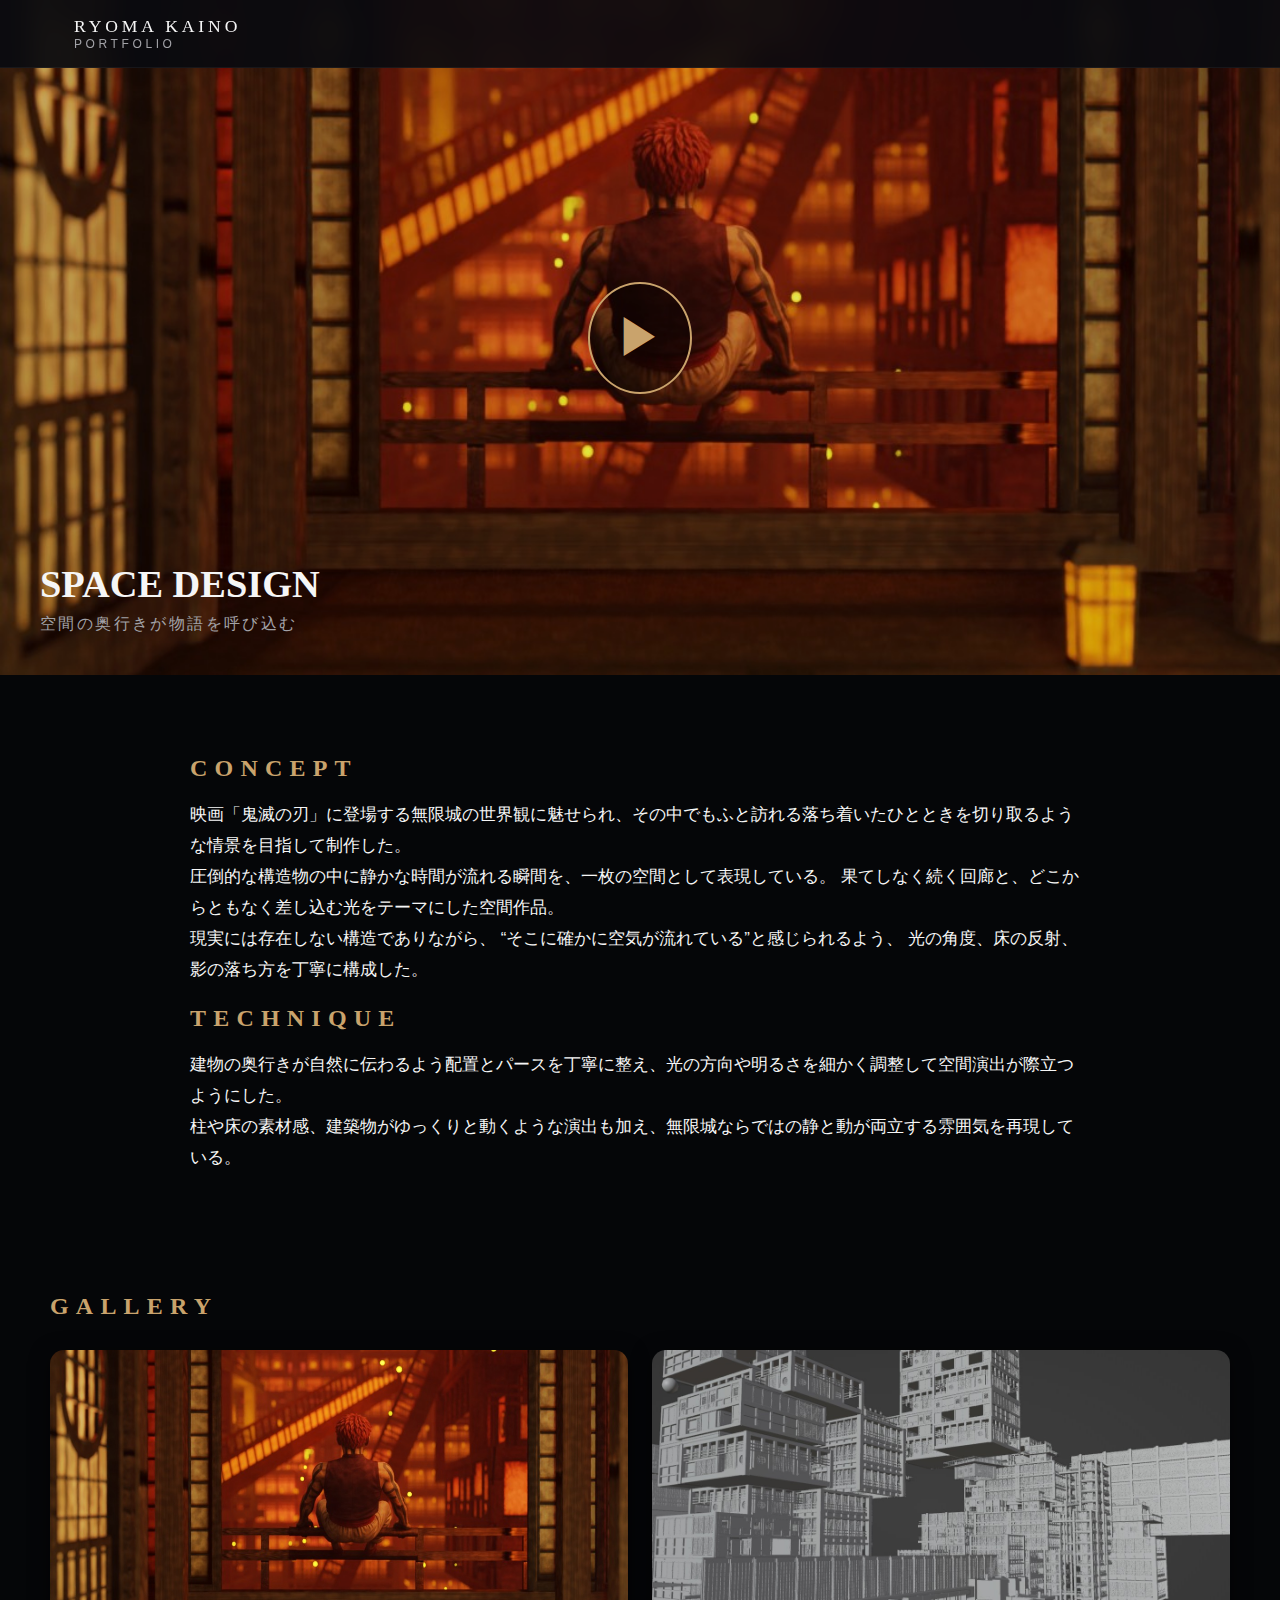
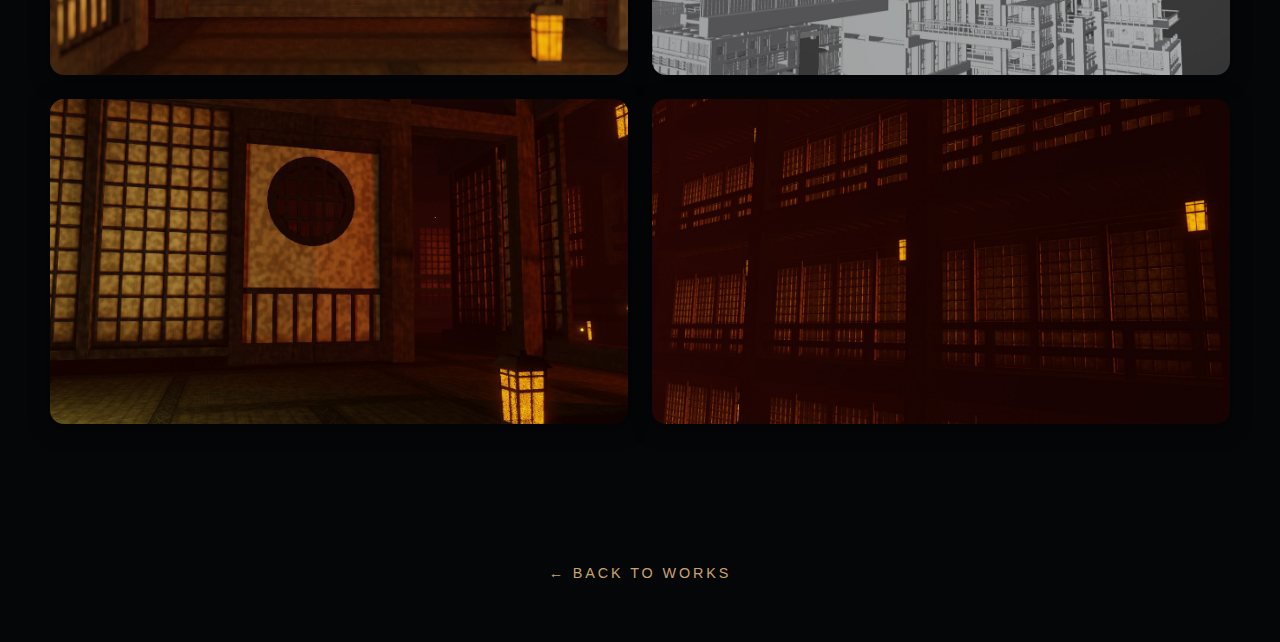
<file: castle.html>
<!DOCTYPE html>
<html lang="ja">
<head>
    
    <meta charset="UTF-8">
    <meta-name="viewport" content="width=device-width, initial-scale=1.0">
    <title>CAR VISUAL – RYOMA KAINO</title>

    <link rel="stylesheet" href="style.css">
    <link rel="stylesheet" href="work-page.css"> <!-- 個別ページ用のCSS -->
</head>

<body>

<header class="site-header">
    <div class="header-inner">
        <a href="index.html" class="logo">
            <span class="logo-main">RYOMA KAINO</span>
            <span class="logo-sub">PORTFOLIO</span>
        </a>
    </div>
</header>

<main>

    <!-- HERO（サムネ + 再生ボタン） -->
    <section class="work-hero">
        <img src="img/infinite_castle.jpg" class="work-hero-thumb">

        <button class="video-play-btn" id="openVideo">
            ▶
        </button>

        <div class="work-hero-title">
            <h1>SPACE DESIGN</h1>
            <p>空間の奥行きが物語を呼び込む</p>
        </div>
    </section>

    <!-- 解説セクション -->
    <section class="work-section">
        <div class="section-inner narrow">
            <h2 class="work-heading">CONCEPT</h2>
            <p class="work-lead">
               映画「鬼滅の刃」に登場する無限城の世界観に魅せられ、その中でもふと訪れる落ち着いたひとときを切り取るような情景を目指して制作した。<br>
                圧倒的な構造物の中に静かな時間が流れる瞬間を、一枚の空間として表現している。 果てしなく続く回廊と、どこからともなく差し込む光をテーマにした空間作品。<br>
現実には存在しない構造でありながら、
“そこに確かに空気が流れている”と感じられるよう、
光の角度、床の反射、影の落ち方を丁寧に構成した。
            </p>

            <h2 class="work-heading">TECHNIQUE</h2>
            <p class="work-lead">
                建物の奥行きが自然に伝わるよう配置とパースを丁寧に整え、光の方向や明るさを細かく調整して空間演出が際立つようにした。<br>
                柱や床の素材感、建築物がゆっくりと動くような演出も加え、無限城ならではの静と動が両立する雰囲気を再現している。
            </p>
        </div>
    </section>

    <!-- ギャラリー -->
    <section class="work-gallery section">
        <div class="section-inner wide">
            <h2 class="work-heading">GALLERY</h2>

            <div class="gallery-grid">
                <img src="img/infinite_castle.jpg">
                <img src="img/castle_1.jpg">
                <!-- 必要なら追加 -->
                <img src="img/castle_2.jpg">
                <img src="img/castle_3.jpg">
                <!-- <img src="img/car_sub_02.jpg"> -->
            </div>
        </div>
    </section>

    <!-- 他作品リンク -->
    <section class="work-nav">
        <a href="index.html" class="back-btn">← BACK TO WORKS</a>
    </section>

</main>

<!-- モーダル動画 -->
<div id="videoModal" class="modal-overlay">
    <div class="modal-content">
        <video id="modalVideo" controls>
            <source src="video/infinite_castle.mp4" type="video/mp4">
        </video>
        <button id="closeVideo" class="modal-close">×</button>
    </div>
</div>

<script src="work-page.js"></script>

</body>
</html>
</file>
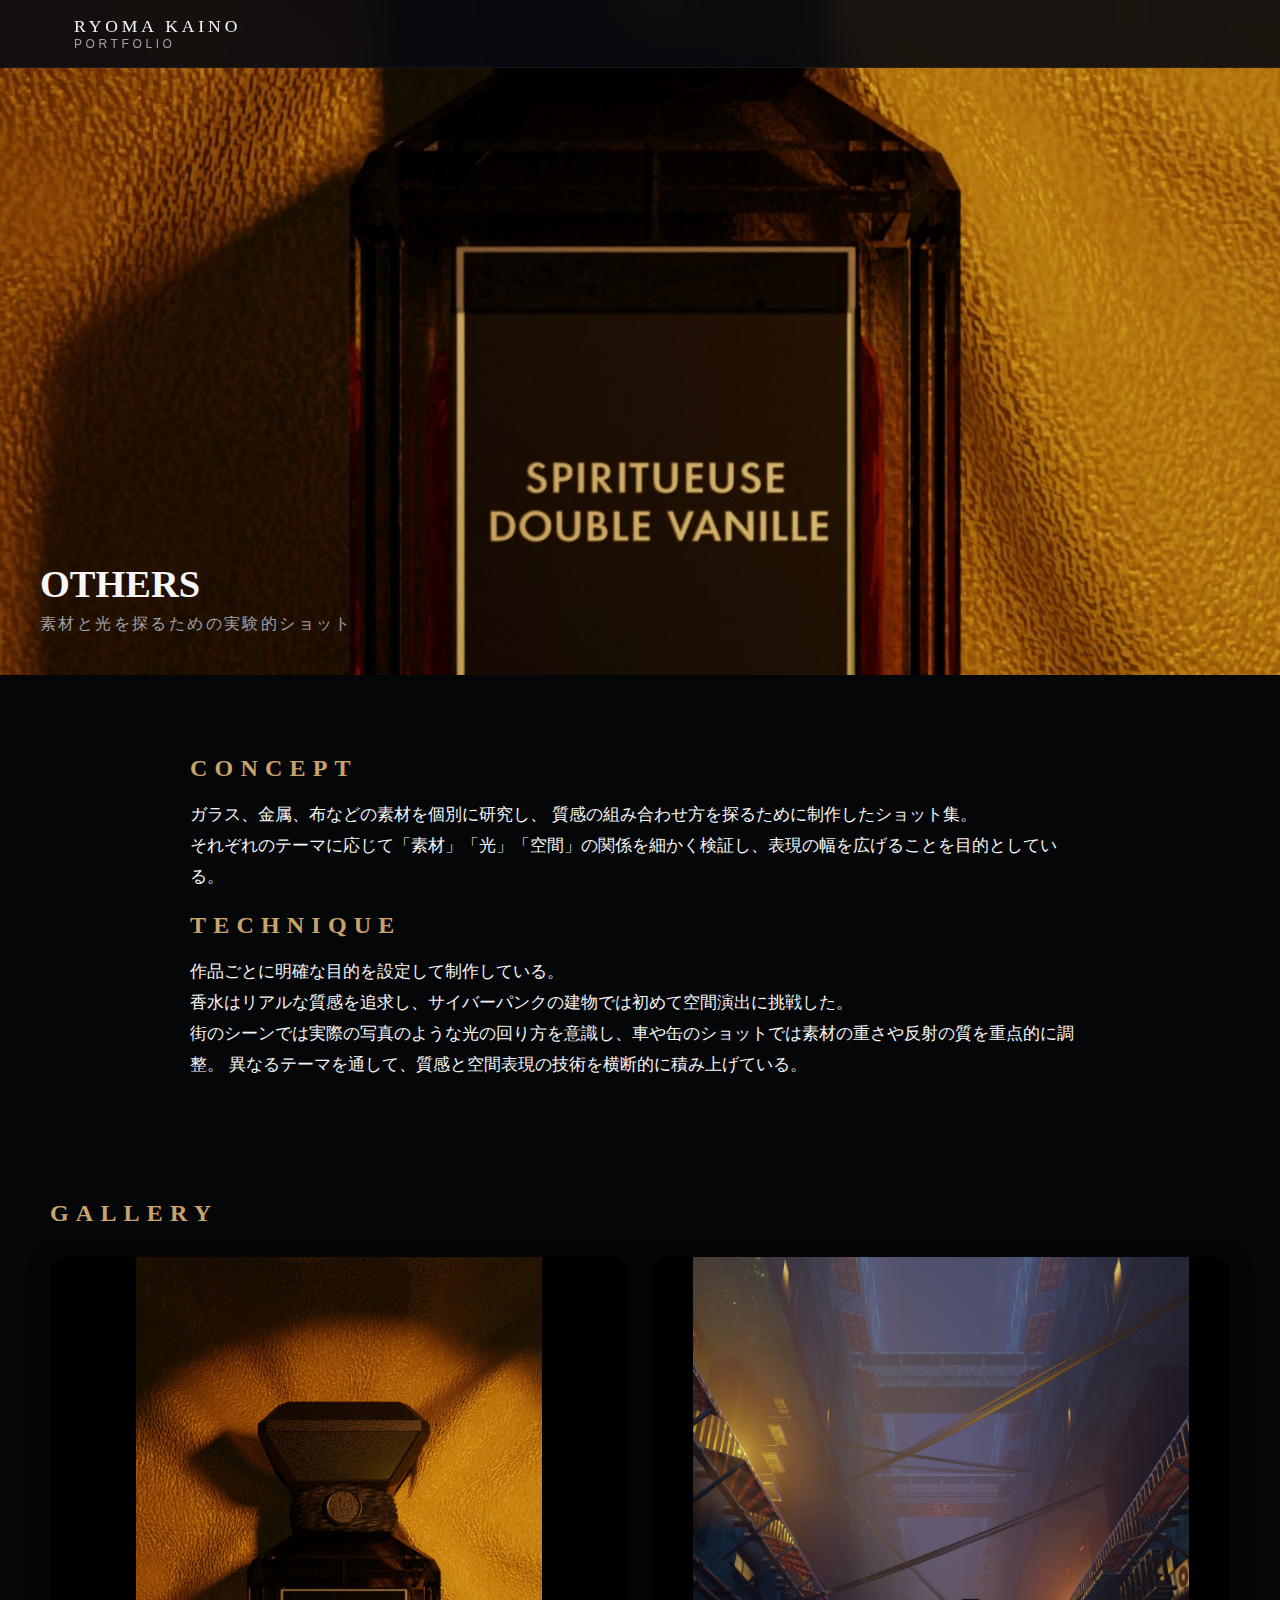
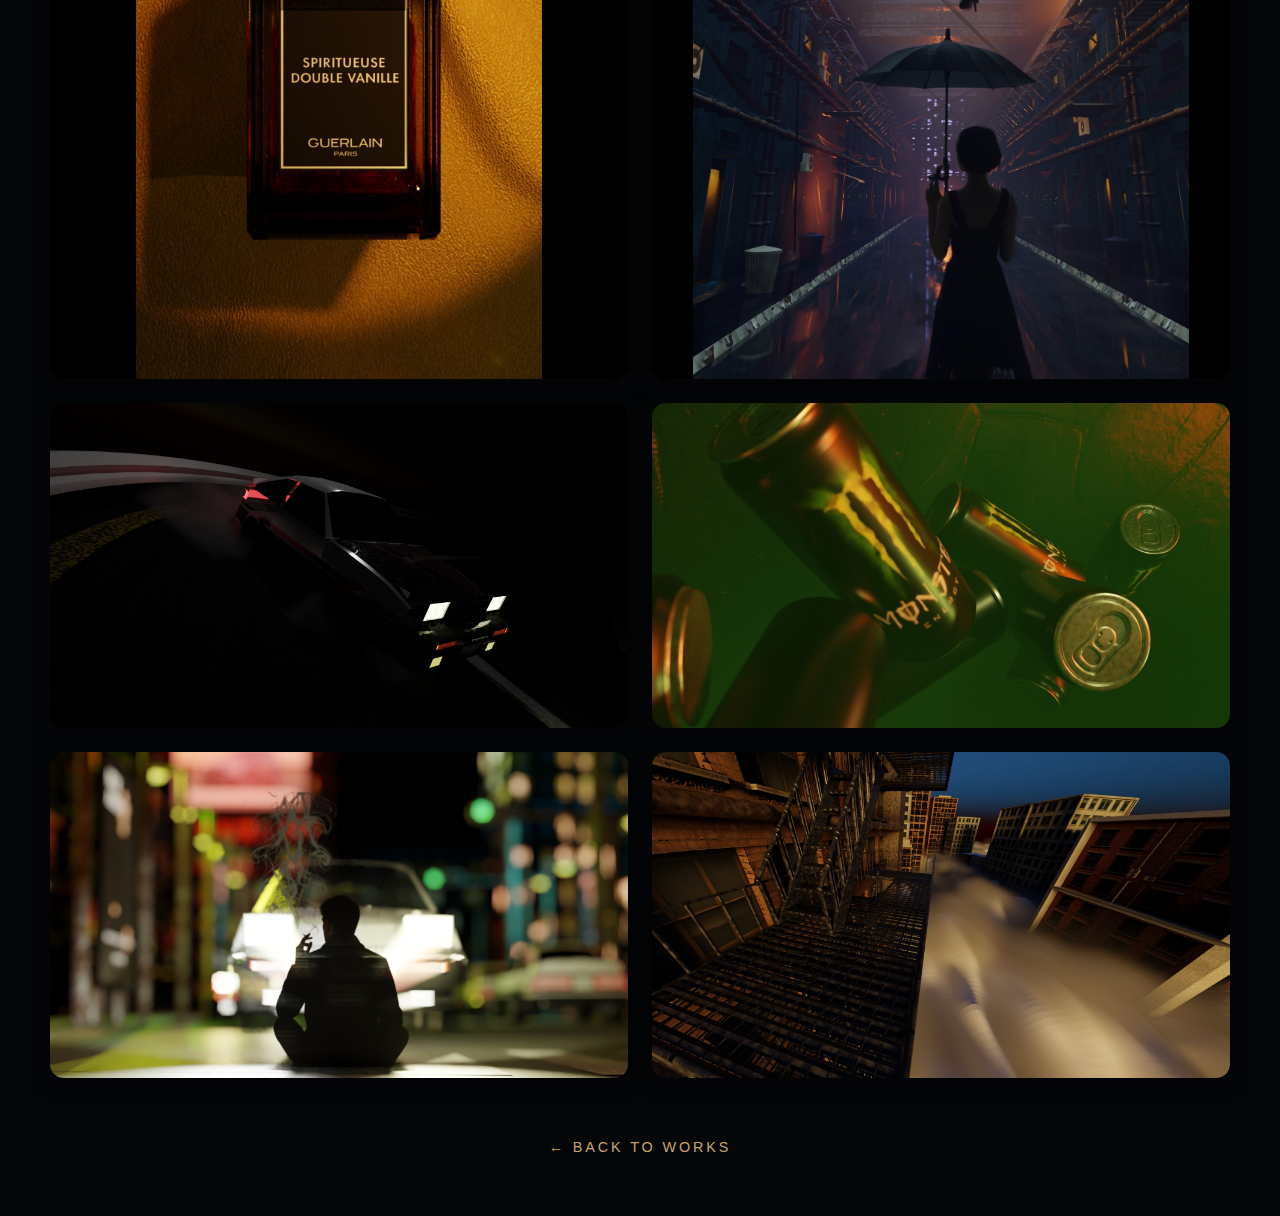
<file: others.html>
<!DOCTYPE html>
<html lang="ja">
<head>
    
    <meta charset="UTF-8">
    <meta-name="viewport" content="width=device-width, initial-scale=1.0">
    <title>CAR VISUAL – RYOMA KAINO</title>

    <link rel="stylesheet" href="style.css">
    <link rel="stylesheet" href="work-page.css"> <!-- 個別ページ用のCSS -->
</head>

<body>

<header class="site-header">
    <div class="header-inner">
        <a href="index.html" class="logo">
            <span class="logo-main">RYOMA KAINO</span>
            <span class="logo-sub">PORTFOLIO</span>
        </a>
    </div>
</header>

<main>

    <!-- HERO（サムネ + 再生ボタン） -->
    <section class="work-hero">
        <img src="img/perfume.jpg" class="work-hero-thumb">

        
        <div class="work-hero-title">
            <h1>OTHERS</h1>
            <p>素材と光を探るための実験的ショット</p>
        </div>
    </section>

    <!-- 解説セクション -->
    <section class="work-section">
        <div class="section-inner narrow">
            <h2 class="work-heading">CONCEPT</h2>
            <p class="work-lead">
                ガラス、金属、布などの素材を個別に研究し、
                質感の組み合わせ方を探るために制作したショット集。<br>
                それぞれのテーマに応じて「素材」「光」「空間」の関係を細かく検証し、表現の幅を広げることを目的としている。
            </p>

            <h2 class="work-heading">TECHNIQUE</h2>
            <p class="work-lead">
                作品ごとに明確な目的を設定して制作している。<br>
香水はリアルな質感を追求し、サイバーパンクの建物では初めて空間演出に挑戦した。<br>
街のシーンでは実際の写真のような光の回り方を意識し、車や缶のショットでは素材の重さや反射の質を重点的に調整。
異なるテーマを通して、質感と空間表現の技術を横断的に積み上げている。
            </p>
            </p>
        </div>
    </section>

    <!-- ギャラリー -->
   <section class="work-gallery others-gallery">
        <div class="section-inner wide">
            <h2 class="work-heading">GALLERY</h2>

            <div class="gallery-grid">
                <img src="img/perfume.jpg" class="tall-vertical">
                <img src="img/サイバーパンク.jpg" class="tall-vertical">
                <img src="img/ae86.jpg">
                <img src="img/alley.jpg">
                <img src="img/silhouette.jpg">
                <img src="img/sky.JPG">


                <!-- 必要なら追加 -->
                <!-- <img src="img/car_sub_01.jpg"> -->
                <!-- <img src="img/car_sub_02.jpg"> -->
            </div>
        </div>
    </section>

    <!-- 他作品リンク -->
    <section class="work-nav">
        <a href="index.html" class="back-btn">← BACK TO WORKS</a>
    </section>

</main>


</body>
</html>
</file>
<file: style.css>
/* =========================================
   基本設定
========================================= */
:root {
    --bg-black: #050608;
    --bg-deep: #080a0f;
    --text-main: #f6f6f6;
    --text-muted: #a2a2a7;
    --accent-gold: #c9a36c;
    --accent-gold-soft: rgba(201,163,108,0.3);
    --border-soft: rgba(255,255,255,0.08);
    --section-light-bg: #0c0e13;
    --section-dark-bg: #05060a;
    --max-width-narrow: 900px;
    --max-width-wide: 1180px;
}

*,
*::before,
*::after {
    box-sizing: border-box;
}

html, body {
    margin: 0;
    padding: 0;
    background: var(--bg-black);
    color: var(--text-main);
    font-family: "Noto Sans JP", sans-serif;
}

/* スクロール禁止時 */
.no-scroll {
    overflow: hidden;
    height: 100vh;
}

/* =========================================
   背景動画レイヤー
========================================= */
.bg-video-layer {
    position: fixed;
    inset: 0;
    z-index: -2;
    overflow: hidden;
    opacity: 0.16;
}
.bg-video-layer video {
    width: 100%;
    height: 100%;
    object-fit: cover;
}

/* ページフェード */
#page-fade-layer {
    position: fixed;
    inset: 0;
    background: radial-gradient(circle at top, #101321 0%, #050609 55%, #020207 100%);
    z-index: -1;
    opacity: 1;
    transition: opacity 0.8s ease;
}
#page-fade-layer.hide {
    opacity: 0;
}

/* =========================================
   ローディング
========================================= */
#loading-screen {
    position: fixed;
    inset: 0;
    background: #050609;
    color: var(--text-main);
    letter-spacing: 0.35em;
    display: flex;
    align-items: center;
    justify-content: center;
    z-index: 999;
    transition: opacity 0.6s ease;
}
#loading-screen.hide {
    opacity: 0;
    pointer-events: none;
}

/* =========================================
   ヘッダー
========================================= */
.site-header {
    position: fixed;
    top: 0;
    width: 100%;
    height: 68px;
    background: rgba(8,10,15,0.9);
    backdrop-filter: blur(14px);
    z-index: 50;
    display: flex;
    align-items: center;
    border-bottom: 1px solid rgba(255,255,255,0.05);
}
.header-inner {
    max-width: var(--max-width-wide);
    margin: 0 auto;
    width: 100%;
    padding: 0 24px;
    display: flex;
    justify-content: space-between;
    align-items: center;
}

.logo {
    text-decoration: none;
    color: var(--text-main);
    display: flex;
    flex-direction: column;
}
.logo-main {
    font-family: "Playfair Display", serif;
    font-size: 1.1rem;
    letter-spacing: 0.22em;
}
.logo-sub {
    font-size: 0.75rem;
    letter-spacing: 0.3em;
    color: var(--text-muted);
}

.main-nav {
    display: flex;
    gap: 28px;
}
.main-nav a {
    color: var(--text-muted);
    font-size: 0.85rem;
    letter-spacing: 0.22em;
    text-decoration: none;
    padding-bottom: 3px;
    position: relative;
    transition: 0.25s ease;
}
.main-nav a:hover {
    color: var(--text-main);
}
.main-nav a::after {
    content: "";
    position: absolute;
    bottom: 0;
    left: 0;
    width: 0%;
    height: 1px;
    background: var(--accent-gold);
    transition: width 0.25s ease;
}
.main-nav a:hover::after {
    width: 100%;
}

/* =========================================
   HERO
========================================= */
.hero {
    height: 100vh;
    position: relative;
    overflow: hidden;
    background: #050609;
}

.hero-video-wrap {
    position: absolute;
    inset: 0;
    transform: scale(1.04);
    animation: heroZoom 6s ease-out forwards;
}
.hero-video-wrap video {
    width: 100%;
    height: 100%;
    object-fit: cover;
}

/* 暗さオーバーレイ */
.hero-overlay {
    position: absolute;
    inset: 0;
    background:
        radial-gradient(circle at center,
            rgba(0,0,0,0.0) 0%,
            rgba(0,0,0,0.25) 60%,
            rgba(0,0,0,0.35) 100%
        ),
        linear-gradient(to bottom,
            rgba(3,4,8,0.15) 0%,
            rgba(3,4,8,0.35) 60%,
            rgba(3,4,8,0.5) 100%
        );
    mix-blend-mode: multiply;
    transition: opacity 1.2s ease;
    opacity: 0;
}

/* タイトル配置 */
.hero-text {
    position: relative;
    z-index: 2;
    height: 100%;
    display: flex;
    flex-direction: column;
    justify-content: center;
    padding: 0 24px;
    max-width: var(--max-width-wide);
    margin: 0 auto;
}

/* タイトル */
.hero-eyebrow {
    font-size: 0.8rem;
    letter-spacing: 0.35em;
    color: var(--accent-gold);
    margin-bottom: 12px;
}

#main-title {
    font-family: "Playfair Display", serif;
    font-size: clamp(1.8rem, 3vw, 2.6rem);
    letter-spacing: 0.28em;
    margin: 0 0 10px;
    position: relative;
}

#sub-title {
    font-size: 0.9rem;
    letter-spacing: 0.32em;
    color: var(--text-muted);
}

/* タイトルフェード */
.fade-up-hidden {
    opacity: 0;
    transform: translateY(20px);
}
.fade-up-show {
    opacity: 1;
    transform: translateY(0);
    transition: opacity 0.9s ease, transform 0.9s ease;
}

/* シャイン */
.shine {
    position: absolute;
    right: -40px;
    top: 50%;
    width: 30px;
    height: 1px;
    background: linear-gradient(to right, transparent, var(--accent-gold), transparent);
    transform: translateY(-50%);
    overflow: hidden;
}
.shine::before {
    content: "";
    position: absolute;
    width: 40%;
    height: 100%;
    background: radial-gradient(circle, #fff 0%, #c9a36c 50%, transparent 80%);
    left: -60%;
    animation: shineMove 3.6s linear infinite 1.6s;
}

/* =========================================
   SCROLL バー
========================================= */
.hero-scroll {
    position: absolute;
    bottom: 30px;
    left: 50%;
    transform: translateX(-50%);
    text-align: center;
    color: var(--text-muted);
    font-size: 0.75rem;
    letter-spacing: 0.28em;
}

.hero-scroll-line {
    position: relative;
    margin: 8px auto 0;
    width: 2px;
    height: 40px;
    background: rgba(201,163,108,0.25);
    border-radius: 3px;
    overflow: hidden;
}

.hero-scroll-line::before {
    content: "";
    position: absolute;
    left: 0;
    width: 100%;
    height: 12px;
    background: var(--accent-gold);
    border-radius: 3px;
    transform: translateY(-100%);
    animation: scrollLine 2.2s ease-in-out infinite;
}

/* =========================================
   SECTION・WORKS・PROFILE
========================================= */

/* Section 共通 */
.section {
    padding: 80px 24px;
}
.section-light {
    background: linear-gradient(to bottom,#0c0e13,#050609);
}
.section-dark {
    background: radial-gradient(circle at top,#0c0f1c,#020307 70%,#000);
}

.section-inner.narrow {
    max-width: var(--max-width-narrow);
    margin: 0 auto;
}
.section-inner.wide {
    max-width: var(--max-width-wide);
    margin: 0 auto;
}

.section-label {
    font-family: "Playfair Display", serif;
    font-size: 0.85rem;
    letter-spacing: 0.32em;
    color: var(--accent-gold);
    margin-bottom: 20px;
}

.section-title {
    font-family: "Playfair Display", serif;
    font-size: 1.8rem;
    letter-spacing: 0.2em;
    margin: 0 0 10px;
}

/* WORKS カード */
.work-card {
    display: grid;
    grid-template-columns: 2fr 1.5fr;
    gap: 40px;
    margin-bottom: 72px;
    padding-bottom: 56px;
    border-bottom: 1px solid var(--border-soft);
}
.work-link {
    display: contents;
    text-decoration: none;
    color: inherit;
}

.work-media {
    border-radius: 18px;
    overflow: hidden;
    background: #05060a;
    box-shadow: 0 18px 40px rgba(0,0,0,0.7);
}
.work-media img {
    width: 100%;
    display: block;
    transform: scale(1.04);
    transition: transform 1.1s ease;
}
.work-card:hover .work-media img {
    transform: scale(1.08);
}

.work-category {
    font-size: 0.75rem;
    letter-spacing: 0.26em;
    color: var(--accent-gold);
}
.work-title {
    font-family: "Playfair Display", serif;
    font-size: 1.28rem;
    margin: 10px 0 16px;
}
.work-desc {
    line-height: 1.8;
    color: #dddde4;
}

/* PROFILE */
.profile-title {
    text-align: center;
    margin-bottom: 50px;
}

.profile-box {
    display: grid;
    grid-template-columns: 1.2fr 2fr;
    gap: 40px;
}
.profile-img-frame {
    max-width: 260px;
    margin: 0 auto;
    padding: 10px;
    background: radial-gradient(circle at top,#171a27,#05060a);
    border-radius: 22px;
    box-shadow: 0 20px 45px rgba(0,0,0,0.8);
}
.profile-img-frame img {
    width: 100%;
    border-radius: 14px;
}

.profile-name {
    font-family: "Playfair Display", serif;
    font-size: 1.25rem;
    letter-spacing: 0.08em;
    color: var(--accent-gold);
}
.profile-text {
    line-height: 1.9;
    color: #e2e2ea;
}

/* フッター */
.site-footer {
    background: #020308;
    padding: 24px;
    border-top: 1px solid rgba(255,255,255,0.05);
}
.footer-inner {
    max-width: var(--max-width-wide);
    margin: 0 auto;
    text-align: right;
}
.footer-copy {
    color: var(--text-muted);
    font-size: 0.75rem;
    letter-spacing: 0.18em;
}

/* =========================================
   アニメーション
========================================= */
@keyframes heroZoom {
    0% { transform: scale(1.08); }
    80% { transform: scale(1.02); }
    100% { transform: scale(1.04); }
}

@keyframes shineMove {
    0% { left: -60%; }
    100% { left: 120%; }
}

@keyframes scrollLine {
    0% {
        transform: translateY(-100%);
    }
    100% {
        transform: translateY(140%);
    }
}

/* =========================================
   縦長画像（WORKS）
========================================= */
#works .work-media img.tall-img {
    width: 45% !important;
    height: auto !important;
    margin: 0 auto !important;
    display: block !important;
}

/* =========================================
   PHILOSOPHY 背景動画
========================================= */
#creation-philosophy.section-dark {
    background: transparent !important;
    position: relative;
    overflow: hidden;
}

#creation-philosophy .philo-bg-video {
    position: absolute;
    inset: 0;
    z-index: -1;
    opacity: 0.22;
    pointer-events: none;
    overflow: hidden;
}

#creation-philosophy .philo-bg-video video {
    width: 100%;
    height: 100%;
    object-fit: cover;
}

#creation-philosophy::before {
    content: "";
    position: absolute;
    inset: 0;
    background: rgba(0,0,0,0.45);
    z-index: 0;
    pointer-events: none;
}

#creation-philosophy .section-inner {
    position: relative;
    z-index: 2;
}

/* =========================================
   レスポンシブ
========================================= */
@media (max-width: 960px) {
    .work-card {
        grid-template-columns: 1fr;
    }
    .profile-box {
        grid-template-columns: 1fr;
    }
}

@media (max-width: 720px) {
    .main-nav { display: none; }
    .section { padding: 60px 20px; }
}
/* =========================================
   ★ 背景動画が絶対表示されるパッチ
========================================= */
#creation-philosophy.section-dark {
    background: transparent !important;
}

#creation-philosophy {
    position: relative !important;
    overflow: hidden !important;
    z-index: 0 !important;
}

#creation-philosophy .philo-bg-video {
    position: absolute !important;
    inset: 0 !important;
    z-index: -1 !important;
    opacity: 0.25 !important;
    display: block !important;
}

#creation-philosophy .philo-bg-video video {
    width: 100% !important;
    height: 100% !important;
    object-fit: cover !important;
}

#creation-philosophy::before {
    background: rgba(0,0,0,0.35) !important;
    z-index: 0 !important;
}

#creation-philosophy .section-inner {
    position: relative !important;
    z-index: 2 !important;
}
@media (max-width: 768px) {
    #creation-philosophy .philo-bg-video {
        opacity: 0.32 !important; /* ← これで確実に再生されやすくなる */
    }
}
</file>
<file: work-page.css>
/* 個別ページ用 CSS */

/* HERO */
.work-hero {
    position: relative;
    height: 75vh;
    min-height: 480px;
    overflow: hidden;
    background: #050609;
}

.work-hero-thumb {
    width: 100%;
    height: 100%;
    object-fit: cover;
    opacity: 0.9;
}

/* 再生ボタン */
.video-play-btn {
    position: absolute;
    top: 50%;
    left: 50%;
    transform: translate(-50%, -50%);
    font-size: 48px;
    color: var(--accent-gold);
    background: rgba(0,0,0,0.35);
    border: 2px solid var(--accent-gold);
    border-radius: 50%;
    padding: 22px 26px;
    cursor: pointer;
    transition: 0.3s ease;
}
.video-play-btn:hover {
    background: rgba(0,0,0,0.55);
    transform: translate(-50%, -50%) scale(1.1);
}

/* HERO文字 */
.work-hero-title {
    position: absolute;
    bottom: 40px;
    left: 40px;
    color: var(--text-main);
}
.work-hero-title h1 {
    font-family: "Playfair Display", serif;
    font-size: 2.4rem;
    margin: 0;
}
.work-hero-title p {
    color: var(--text-muted);
    letter-spacing: 0.15em;
    margin: 8px 0 0;
}

/* 解説 */
.work-section {
    padding: 80px 24px;
}
.work-heading {
    font-family: "Playfair Display", serif;
    color: var(--accent-gold);
    letter-spacing: 0.3em;
    margin-bottom: 12px;
}
.work-lead {
    line-height: 1.85;
    font-size: 1.05rem;
}

/* ギャラリー */
.gallery-grid {
    margin-top: 30px;
    display: grid;
    grid-template-columns: 1fr 1fr;
    gap: 24px;
}
.gallery-grid img {
    width: 100%;
    border-radius: 14px;
    box-shadow: 0 4px 20px rgba(0,0,0,0.5);
}

/* 他作品へ戻る */
.work-nav {
    text-align: center;
    padding: 60px 0;
}
.back-btn {
    color: var(--accent-gold);
    letter-spacing: 0.2em;
    text-decoration: none;
    font-size: 0.9rem;
}

/* モーダル動画 */
.modal-overlay {
    position: fixed;
    inset: 0;
    background: rgba(0,0,0,0.92);
    display: flex;
    align-items: center;
    justify-content: center;
    opacity: 0;
    pointer-events: none;
    transition: 0.3s ease;
    z-index: 9999;
}

.modal-overlay.active {
    opacity: 1;
    pointer-events: auto;
}

.modal-content {
    position: relative;
    width: 90%;
    max-width: 1080px;
}

.modal-content video {
    width: 100%;
    border-radius: 10px;
}

/* 閉じるボタン */
.modal-close {
    position: absolute;
    top: -40px;
    right: 0;
    font-size: 32px;
    color: var(--accent-gold);
    background: none;
    border: none;
    cursor: pointer;
}
/* ① TECHNIQUE セクションの下余白を縮める */
.work-section {
    padding-top: 60px;     /* 80px → 60px に縮める */
    padding-bottom: 40px;  /* 80px → 40px に縮める */
}

/* ② GALLERY の上余白を縮める */
.work-gallery {
    padding-top: 40px;     /* デフォルトより短く */
}

/* 見出しと本文の間も少し詰める */
.work-heading {
    margin-bottom: 8px;    /* 12px → 8px に変更 */
}

.work-lead {
    margin-bottom: 20px;   /* セクション内の文章の締まりを良くする */
}
/* ギャラリー画像と動画を同じ比率に揃える */
.gallery-grid > * {
    aspect-ratio: 16 / 9;   /* ← 強制的に同じ比率に */
    width: 100%;
    object-fit: cover;
    border-radius: 14px;
    box-shadow: 0 4px 20px rgba(0,0,0,0.5);
}

/* ★ others の中で縦長画像だけ縦長枠にする */
.others-gallery .gallery-grid img.tall-vertical {
    aspect-ratio: 4 / 5 !important;
    object-fit: contain !important;
    background-color: #000;
}

/* ============================
   モーダルの × ボタンを常に見える位置へ強制
============================ */
.modal-close {
    position: fixed !important;
    top: 20px !important;
    right: 20px !important;
    z-index: 99999 !important;
    color: white !important;
    font-size: 32px !important;
    cursor: pointer;
    background: rgba(0,0,0,0.4);
    padding: 6px 12px;
    border-radius: 6px;
}

/* 動画より × ボタンを手前に出す */
.modal video,
.modal iframe {
    z-index: 1 !important;
}

.modal {
    z-index: 9999 !important;
}
</file>
